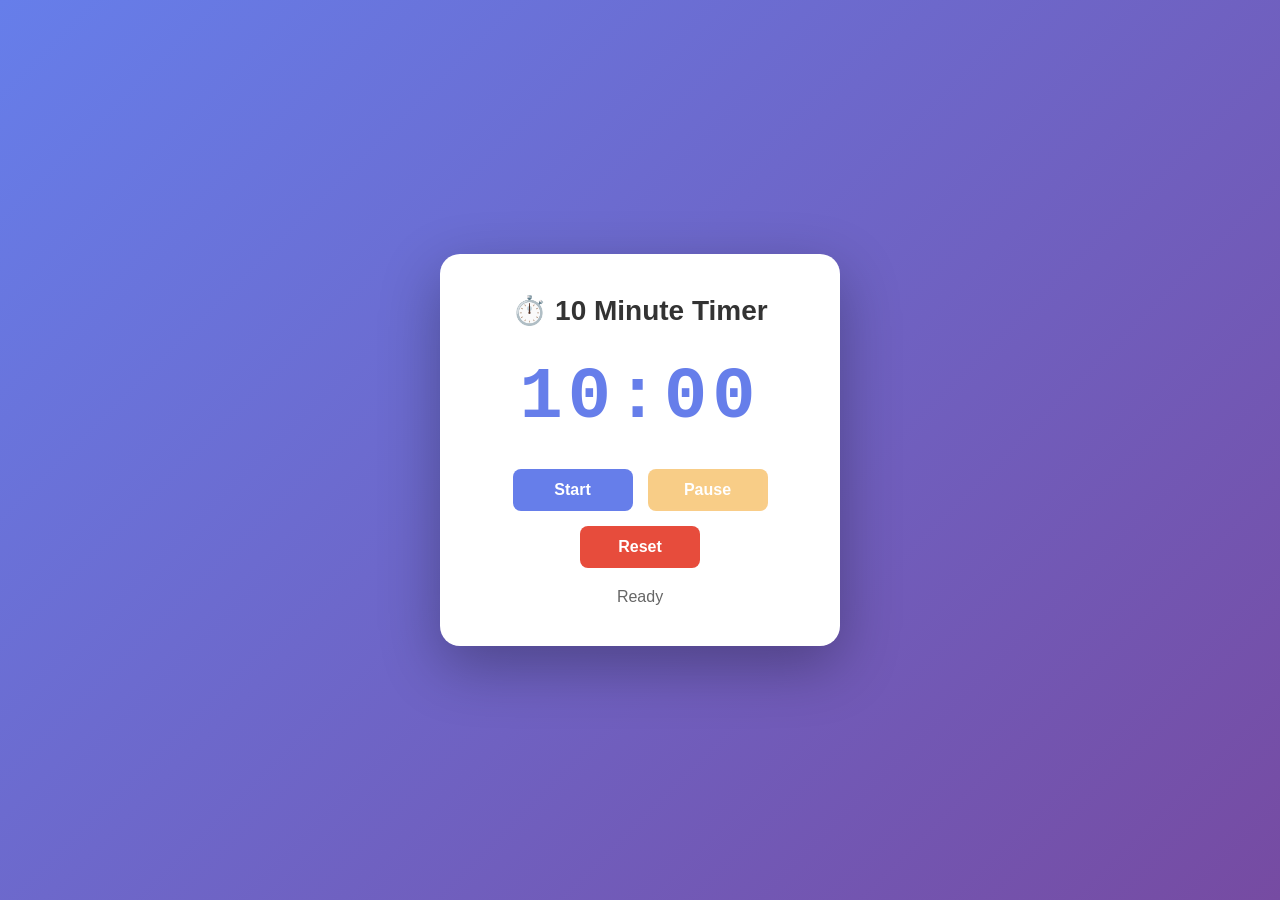
<file: timer.html>
<!DOCTYPE html>
<html lang="en">
<head>
    <meta charset="UTF-8">
    <meta name="viewport" content="width=device-width, initial-scale=1.0">
    <title>10 Minute Timer</title>
    <style>
        * {
            margin: 0;
            padding: 0;
            box-sizing: border-box;
        }

        body {
            font-family: 'Arial', sans-serif;
            display: flex;
            justify-content: center;
            align-items: center;
            min-height: 100vh;
            background: linear-gradient(135deg, #667eea 0%, #764ba2 100%);
        }

        .timer-container {
            background: white;
            border-radius: 20px;
            padding: 40px;
            box-shadow: 0 20px 60px rgba(0, 0, 0, 0.3);
            text-align: center;
            max-width: 400px;
            width: 100%;
        }

        h1 {
            color: #333;
            margin-bottom: 30px;
            font-size: 28px;
        }

        .timer-display {
            font-size: 72px;
            font-weight: bold;
            color: #667eea;
            margin: 30px 0;
            font-family: 'Courier New', monospace;
            letter-spacing: 5px;
        }

        .controls {
            display: flex;
            gap: 15px;
            justify-content: center;
            margin-top: 30px;
            flex-wrap: wrap;
        }

        button {
            padding: 12px 30px;
            font-size: 16px;
            border: none;
            border-radius: 8px;
            cursor: pointer;
            font-weight: bold;
            transition: all 0.3s ease;
            min-width: 120px;
        }

        .start-btn {
            background-color: #667eea;
            color: white;
        }

        .start-btn:hover {
            background-color: #5568d3;
            transform: translateY(-2px);
            box-shadow: 0 10px 20px rgba(102, 126, 234, 0.3);
        }

        .pause-btn {
            background-color: #f39c12;
            color: white;
        }

        .pause-btn:hover {
            background-color: #e67e22;
            transform: translateY(-2px);
            box-shadow: 0 10px 20px rgba(243, 156, 18, 0.3);
        }

        .reset-btn {
            background-color: #e74c3c;
            color: white;
        }

        .reset-btn:hover {
            background-color: #c0392b;
            transform: translateY(-2px);
            box-shadow: 0 10px 20px rgba(231, 76, 60, 0.3);
        }

        button:disabled {
            opacity: 0.5;
            cursor: not-allowed;
            transform: none;
        }

        .status {
            margin-top: 20px;
            font-size: 16px;
            color: #666;
        }

        .status.finished {
            color: #27ae60;
            font-weight: bold;
            font-size: 18px;
        }

        .status.finished::after {
            content: " ✓";
        }
    </style>
</head>
<body>
    <div class="timer-container">
        <h1>⏱️ 10 Minute Timer</h1>
        <div class="timer-display" id="timerDisplay">10:00</div>
        
        <div class="controls">
            <button class="start-btn" id="startBtn" onclick="startTimer()">Start</button>
            <button class="pause-btn" id="pauseBtn" onclick="pauseTimer()" disabled>Pause</button>
            <button class="reset-btn" id="resetBtn" onclick="resetTimer()">Reset</button>
        </div>
        
        <div class="status" id="status">Ready</div>
    </div>

    <script>
        let totalSeconds = 10 * 60; // 10 minutes in seconds
        let remainingSeconds = totalSeconds;
        let timerInterval = null;
        let isRunning = false;

        function formatTime(seconds) {
            const minutes = Math.floor(seconds / 60);
            const secs = seconds % 60;
            return `${minutes.toString().padStart(2, '0')}:${secs.toString().padStart(2, '0')}`;
        }

        function updateDisplay() {
            document.getElementById('timerDisplay').textContent = formatTime(remainingSeconds);
        }

        function startTimer() {
            if (isRunning) return;

            isRunning = true;
            document.getElementById('startBtn').disabled = true;
            document.getElementById('pauseBtn').disabled = false;
            document.getElementById('status').textContent = 'Running...';
            document.getElementById('status').classList.remove('finished');

            timerInterval = setInterval(() => {
                remainingSeconds--;
                updateDisplay();

                if (remainingSeconds <= 0) {
                    clearInterval(timerInterval);
                    isRunning = false;
                    document.getElementById('startBtn').disabled = false;
                    document.getElementById('pauseBtn').disabled = true;
                    document.getElementById('status').textContent = 'Time is up!';
                    document.getElementById('status').classList.add('finished');
                    playNotification();
                }
            }, 1000);
        }

        function pauseTimer() {
            if (!isRunning) return;

            clearInterval(timerInterval);
            isRunning = false;
            document.getElementById('startBtn').disabled = false;
            document.getElementById('pauseBtn').disabled = true;
            document.getElementById('status').textContent = 'Paused';
            document.getElementById('status').classList.remove('finished');
        }

        function resetTimer() {
            clearInterval(timerInterval);
            isRunning = false;
            remainingSeconds = totalSeconds;
            updateDisplay();
            document.getElementById('startBtn').disabled = false;
            document.getElementById('pauseBtn').disabled = true;
            document.getElementById('status').textContent = 'Ready';
            document.getElementById('status').classList.remove('finished');
        }

        function playNotification() {
            // Create a simple beep sound
            const audioContext = new (window.AudioContext || window.webkitAudioContext)();
            const oscillator = audioContext.createOscillator();
            const gainNode = audioContext.createGain();

            oscillator.connect(gainNode);
            gainNode.connect(audioContext.destination);

            oscillator.frequency.value = 800;
            oscillator.type = 'sine';

            gainNode.gain.setValueAtTime(0.3, audioContext.currentTime);
            gainNode.gain.exponentialRampToValueAtTime(0.01, audioContext.currentTime + 0.5);

            oscillator.start(audioContext.currentTime);
            oscillator.stop(audioContext.currentTime + 0.5);
        }

        // Initialize display
        updateDisplay();
    </script>
</body>
</html>
</file>
